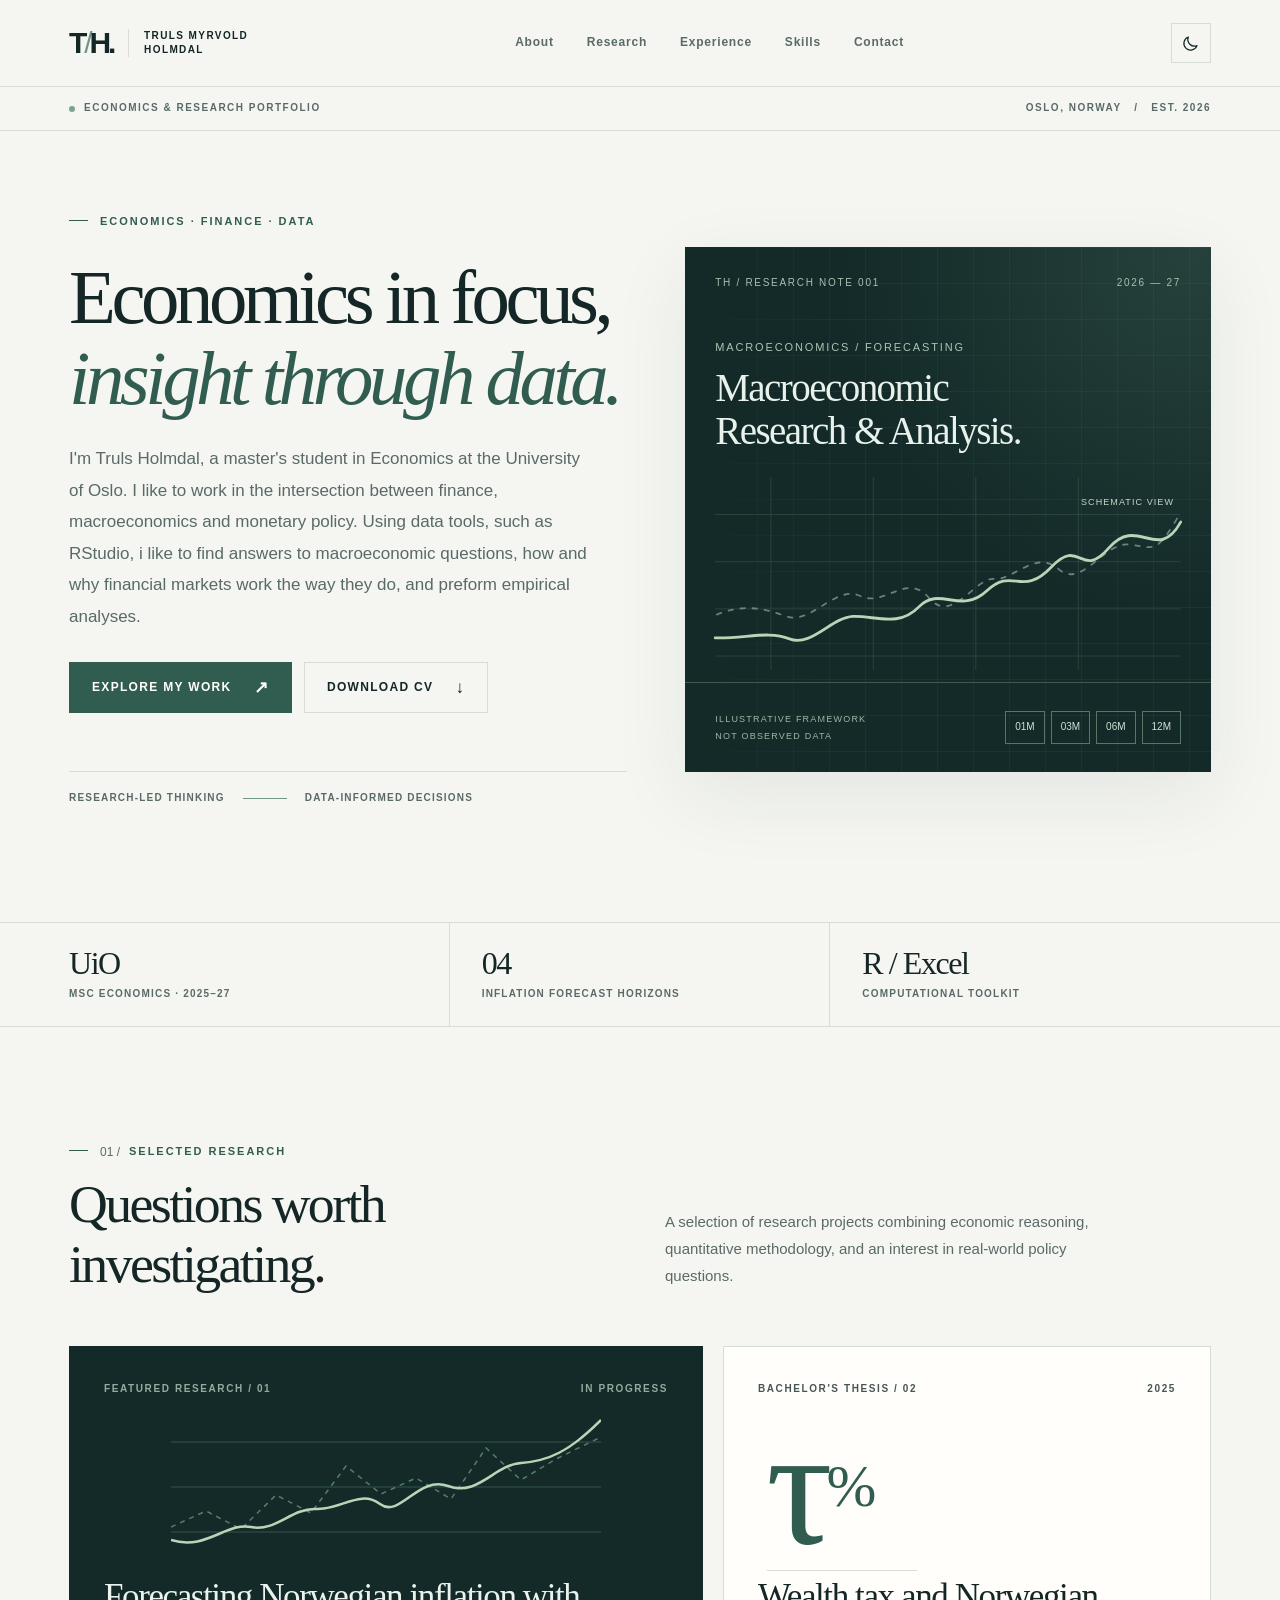
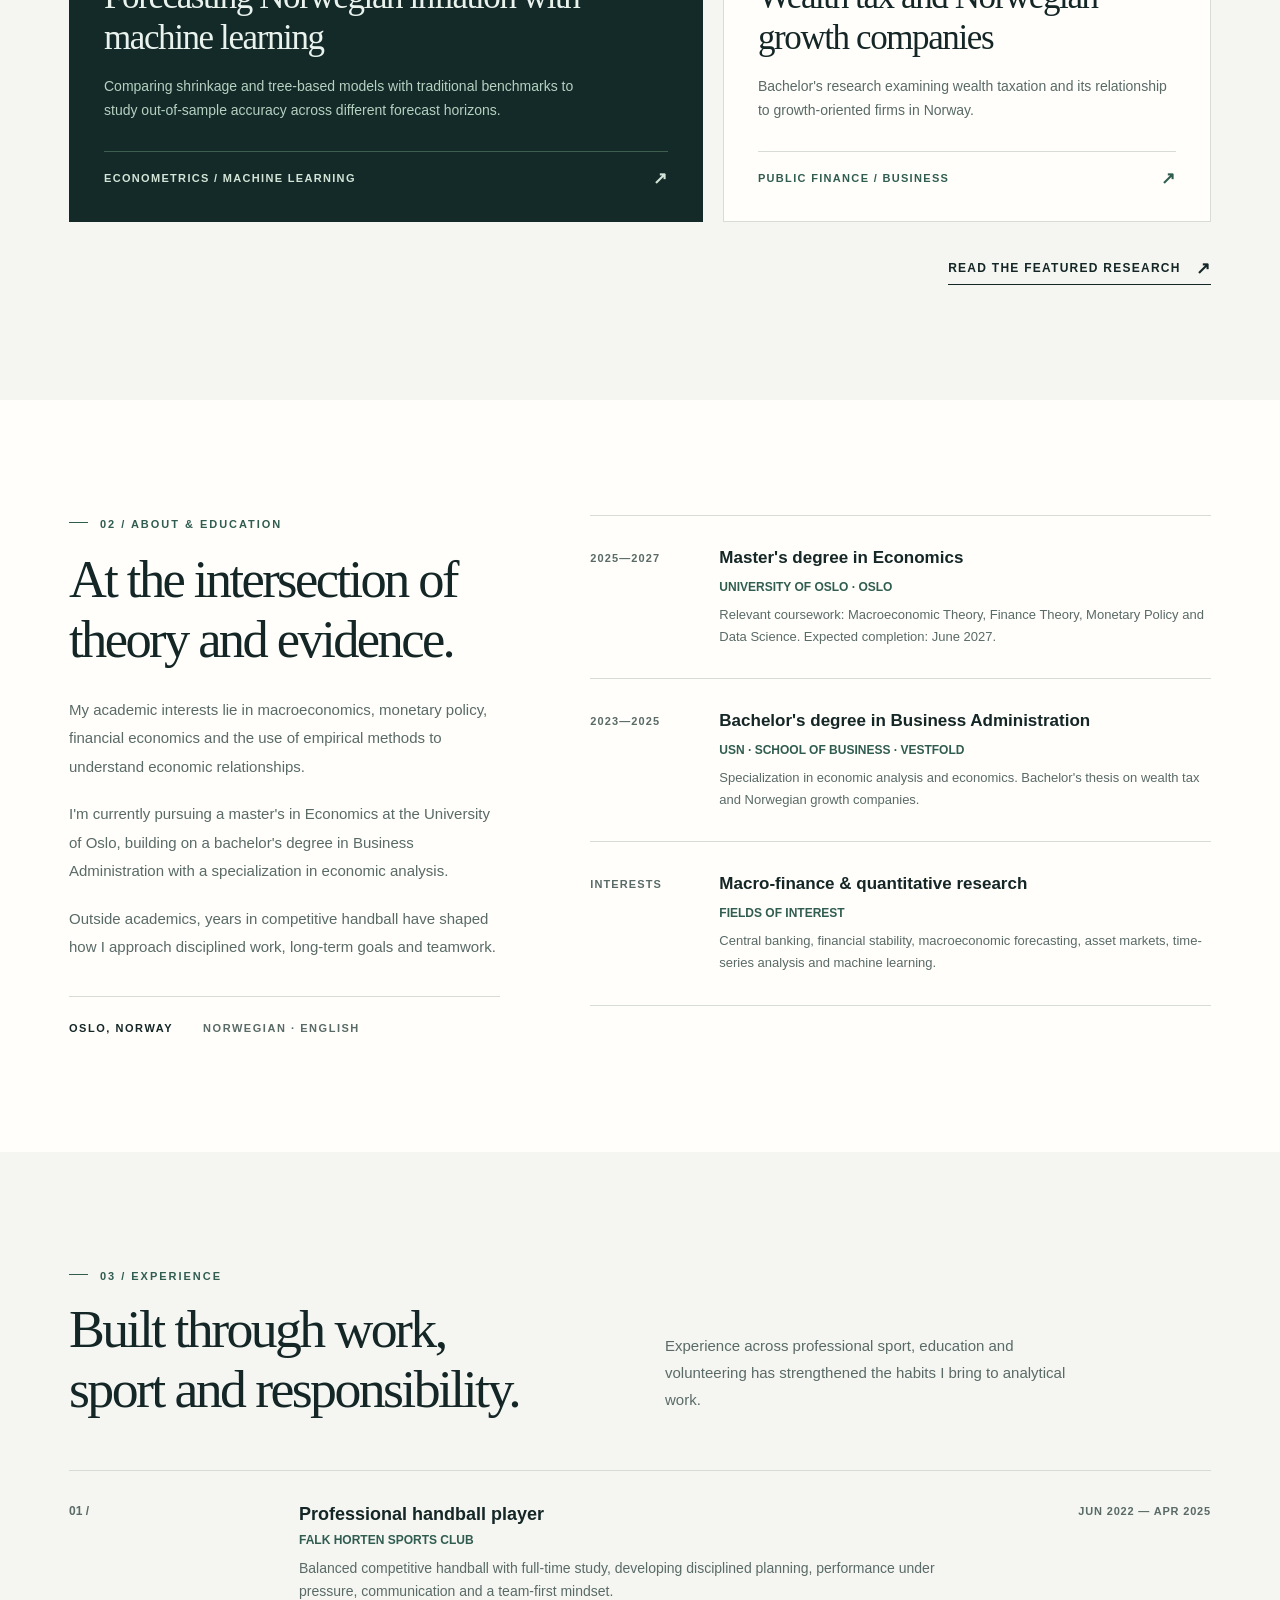
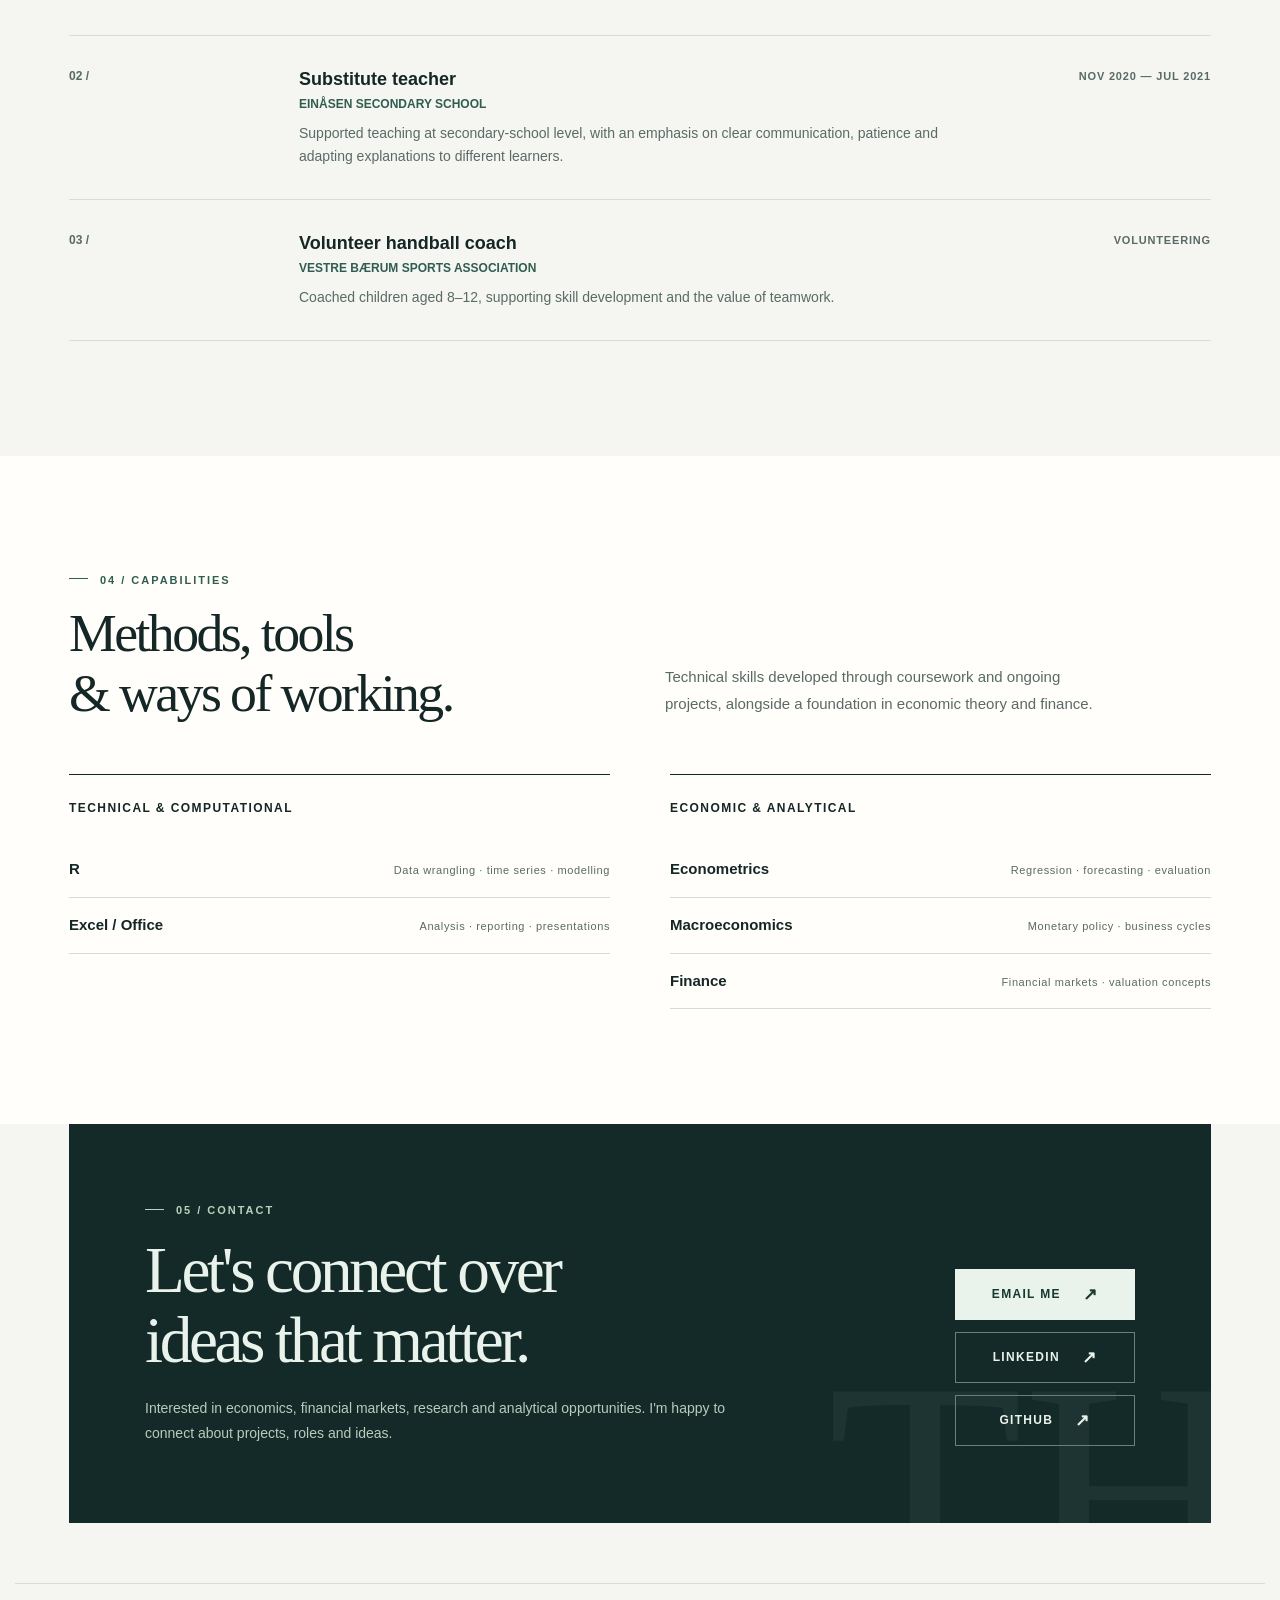
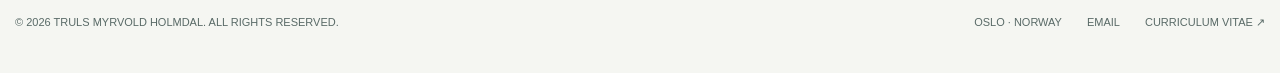
<file: index.html>
<!doctype html>
<html lang="en">
<head>
  <meta charset="UTF-8"><meta name="viewport" content="width=device-width,initial-scale=1">
  <meta name="theme-color" content="#f5f6f2">
  <meta name="description" content="Truls Myrvold Holmdal — Economics master's student at the University of Oslo. Exploring macroeconomics, monetary policy, financial economics, econometrics, and forecasting research.">
  <meta property="og:type" content="website"><meta property="og:title" content="Truls Holmdal | Economics & Quantitative Research"><meta property="og:description" content="A portfolio of economic research, quantitative projects, experience and professional background.">
  <title>Truls Holmdal — Economics & Quantitative Research</title>
  <link rel="icon" href="assets/favicon.svg" type="image/svg+xml"><link rel="stylesheet" href="assets/styles.css">
  <script src="assets/profile.js" defer></script><script src="assets/app.js" defer></script>
</head>
<body>
<a class="skip-link" href="#main">Skip to main content</a>
<header class="site-header"><div class="container header-inner">
  <a href="index.html" class="brand" aria-label="Truls Holmdal home"><span class="brand-mark">T<span>/</span>H.</span><span class="brand-rule"></span><span class="brand-name">TRULS MYRVOLD<br>HOLMDAL</span></a>
  <nav class="navigation" id="site-nav" aria-label="Main navigation" data-navigation><a href="#about">About</a><a href="#work">Research</a><a href="#experience">Experience</a><a href="#skills">Skills</a><a href="#contact">Contact</a></nav>
  <div class="nav-actions"><button class="theme-toggle" type="button" data-theme-toggle aria-label="Switch to dark mode"><svg class="icon-moon" viewBox="0 0 24 24" aria-hidden="true"><path d="M20 15.5A8.8 8.8 0 0 1 8.5 4 9 9 0 1 0 20 15.5Z"/></svg><svg class="icon-sun" viewBox="0 0 24 24" aria-hidden="true"><circle cx="12" cy="12" r="4"/><path d="M12 2v2m0 16v2M4.93 4.93l1.41 1.41m11.32 11.32 1.41 1.41M2 12h2m16 0h2M4.93 19.07l1.41-1.41M17.66 6.34l1.41-1.41"/></svg></button><button class="menu-toggle" type="button" data-menu-toggle aria-controls="site-nav" aria-expanded="false" aria-label="Open navigation menu"><svg viewBox="0 0 24 24" aria-hidden="true"><path d="M4 8h16M4 16h16"/></svg></button></div>
</div></header>
<main id="main">
<div class="site-topline"><div class="container topline-inner"><span><i class="topline-dot"></i>ECONOMICS &amp; RESEARCH PORTFOLIO</span><span>OSLO, NORWAY &nbsp; / &nbsp; EST. 2026</span></div></div>
<section class="hero"><div class="container hero-layout">
  <div class="hero-content reveal"><div class="eyebrow">ECONOMICS · FINANCE · DATA</div><h1>Economics in focus,<br><em> insight through data.</em></h1><p class="hero-copy">I'm Truls Holmdal, a master's student in Economics at the University of Oslo. I like to work in the intersection between finance, macroeconomics and monetary policy. Using data tools, such as RStudio, i like to find answers to macroeconomic questions, how and why financial markets work the way they do, and preform empirical analyses.</p><div class="hero-actions"><a class="button" href="#work">Explore my work <span class="arrow" aria-hidden="true">↗</span></a><a class="button button-outline" href="assets/Truls_Holmdal_Public_CV.pdf" download>Download CV <span class="arrow" aria-hidden="true">↓</span></a></div><div class="hero-bottom"><span>RESEARCH-LED THINKING</span><span class="line"></span><span>DATA-INFORMED DECISIONS</span></div></div>
  <div class="visual-card reveal" aria-label="Decorative illustration of a quantitative research framework, not actual research results"><div class="visual-noise"></div><div class="visual-top"><span class="visual-index">TH / RESEARCH NOTE 001</span><span class="visual-index">2026 — 27</span></div><div class="visual-center"><span class="visual-label">MACROECONOMICS / FORECASTING</span><div class="visual-title">Macroeconomic<br>Research & Analysis.</div><div class="visual-plot"><span class="plot-tag">SCHEMATIC VIEW</span><svg viewBox="0 0 500 180" preserveAspectRatio="none" role="img" aria-label="Abstract, illustrative time-series lines"><g class="chart-grid"><line x1="0" y1="35" x2="500" y2="35"/><line x1="0" y1="79" x2="500" y2="79"/><line x1="0" y1="123" x2="500" y2="123"/><line x1="0" y1="167" x2="500" y2="167"/><line x1="60" y1="0" x2="60" y2="180"/><line x1="170" y1="0" x2="170" y2="180"/><line x1="280" y1="0" x2="280" y2="180"/><line x1="390" y1="0" x2="390" y2="180"/></g><path class="chart-line chart-line-secondary" d="M0 129 C30 118 51 122 77 130 S130 100 156 111 S206 88 230 113 S280 93 300 95 S344 67 369 86 S417 60 445 63 S473 73 500 33"/><path class="chart-line" d="M0 150 C32 151 57 143 80 151 S125 131 148 130 S197 141 219 121 S264 129 292 106 S329 113 361 84 S392 97 423 66 S475 81 500 42"/></svg></div></div><div class="visual-end"><span class="visual-foot">ILLUSTRATIVE FRAMEWORK<br>NOT OBSERVED DATA</span><div class="visual-quarters"><span>01M</span><span>03M</span><span>06M</span><span>12M</span></div></div></div>
</div></section>
<section class="at-a-glance"><div class="container glance-grid"><div class="glance"><div class="glance-number">UiO</div><div class="glance-desc">MSc Economics · 2025–27</div></div><div class="glance"><div class="glance-number">04</div><div class="glance-desc">Inflation forecast horizons</div></div><div class="glance"><div class="glance-number">R / Excel</div><div class="glance-desc">Computational toolkit</div></div></div></section>
<section class="section" id="work"><div class="container"><div class="section-heading reveal"><div><div class="eyebrow"><span class="number">01 /</span>SELECTED RESEARCH</div><h2>Questions worth<br>investigating.</h2></div><p>A selection of research projects combining economic reasoning, quantitative methodology, and an interest in real-world policy questions.</p></div><div class="projects-grid">
  <a class="project-card project-card--feature reveal" href="projects/inflation-forecasting.html"><div class="card-meta"><span>FEATURED RESEARCH / 01</span><span>IN PROGRESS</span></div><div class="card-visual"><svg class="mini-plot" viewBox="0 0 430 180" aria-hidden="true"><g opacity=".7"><line x1="0" y1="45" x2="430" y2="45"/><line x1="0" y1="90" x2="430" y2="90"/><line x1="0" y1="135" x2="430" y2="135"/></g><path class="ghost" d="M0 130 35 114 70 132 105 98 140 116 175 69 210 97 245 81 280 102 315 51 350 83 385 62 430 40"/><path d="M0 143 C35 154 55 125 80 130 S120 111 145 112 S189 92 209 107 S247 78 277 89 S323 68 350 66 S398 55 430 23"/></svg></div><div><h3>Forecasting Norwegian inflation with machine learning</h3><p>Comparing shrinkage and tree-based models with traditional benchmarks to study out-of-sample accuracy across different forecast horizons.</p><div class="project-bottom"><span>ECONOMETRICS / MACHINE LEARNING</span><span class="arrow" aria-hidden="true">↗</span></div></div></a>
  <a class="project-card reveal" href="projects/wealth-tax.html"><div class="card-meta"><span>BACHELOR'S THESIS / 02</span><span>2025</span></div><div class="card-visual tax-visual" aria-hidden="true">τ<span style="font-size:.36em;letter-spacing:0;vertical-align:middle;margin-left:12px">%</span></div><div><h3>Wealth tax and Norwegian growth companies</h3><p>Bachelor's research examining wealth taxation and its relationship to growth-oriented firms in Norway.</p><div class="project-bottom"><span>PUBLIC FINANCE / BUSINESS</span><span class="arrow" aria-hidden="true">↗</span></div></div></a>
</div><div class="section-after"><a class="text-link" href="projects/inflation-forecasting.html">Read the featured research <span class="arrow" aria-hidden="true">↗</span></a></div></div></section>
<section class="section section-alt" id="about"><div class="container about-grid"><div class="about-copy reveal"><div class="eyebrow">02 / ABOUT & EDUCATION</div><h2>At the intersection of theory and evidence.</h2><p>My academic interests lie in macroeconomics, monetary policy, financial economics and the use of empirical methods to understand economic relationships.</p><p>I'm currently pursuing a master's in Economics at the University of Oslo, building on a bachelor's degree in Business Administration with a specialization in economic analysis.</p><p>Outside academics, years in competitive handball have shaped how I approach disciplined work, long-term goals and teamwork.</p><div class="about-aside"><span>Oslo, Norway</span><span class="muted">Norwegian · English</span></div></div><div class="credentials reveal"><div class="credential"><div class="credential-date">2025—2027</div><div><h3>Master's degree in Economics</h3><p class="institution">UNIVERSITY OF OSLO · OSLO</p><p>Relevant coursework: Macroeconomic Theory, Finance Theory, Monetary Policy and Data Science. Expected completion: June 2027.</p></div></div><div class="credential"><div class="credential-date">2023—2025</div><div><h3>Bachelor's degree in Business Administration</h3><p class="institution">USN · SCHOOL OF BUSINESS · VESTFOLD</p><p>Specialization in economic analysis and economics. Bachelor's thesis on wealth tax and Norwegian growth companies.</p></div></div><div class="credential"><div class="credential-date">INTERESTS</div><div><h3>Macro-finance & quantitative research</h3><p class="institution">FIELDS OF INTEREST</p><p>Central banking, financial stability, macroeconomic forecasting, asset markets, time-series analysis and machine learning.</p></div></div></div></div></section>
<section class="section" id="experience"><div class="container"><div class="section-heading reveal"><div><div class="eyebrow">03 / EXPERIENCE</div><h2>Built through work,<br>sport and responsibility.</h2></div><p>Experience across professional sport, education and volunteering has strengthened the habits I bring to analytical work.</p></div><div class="experience-list"><div class="experience-row reveal"><div class="experience-index">01 /</div><div><h3>Professional handball player</h3><div class="role">FALK HORTEN SPORTS CLUB</div><p>Balanced competitive handball with full-time study, developing disciplined planning, performance under pressure, communication and a team-first mindset.</p></div><div class="period">JUN 2022 — APR 2025</div></div><div class="experience-row reveal"><div class="experience-index">02 /</div><div><h3>Substitute teacher</h3><div class="role">EINÅSEN SECONDARY SCHOOL</div><p>Supported teaching at secondary-school level, with an emphasis on clear communication, patience and adapting explanations to different learners.</p></div><div class="period">NOV 2020 — JUL 2021</div></div><div class="experience-row reveal"><div class="experience-index">03 /</div><div><h3>Volunteer handball coach</h3><div class="role">VESTRE BÆRUM SPORTS ASSOCIATION</div><p>Coached children aged 8–12, supporting skill development and the value of teamwork.</p></div><div class="period">VOLUNTEERING</div></div></div></div></section>
<section class="section section-alt" id="skills"><div class="container"><div class="section-heading reveal"><div><div class="eyebrow">04 / CAPABILITIES</div><h2>Methods, tools<br>& ways of working.</h2></div><p>Technical skills developed through coursework and ongoing projects, alongside a foundation in economic theory and finance.</p></div><div class="skills-wrap reveal"><div class="skill-column"><h3>Technical & computational</h3><div class="skill-row"><span>R</span><small>Data wrangling · time series · modelling</small></div><div class="skill-row"><span>Excel / Office</span><small>Analysis · reporting · presentations</small></div></div><div class="skill-column"><h3>Economic & analytical</h3><div class="skill-row"><span>Econometrics</span><small>Regression · forecasting · evaluation</small></div><div class="skill-row"><span>Macroeconomics</span><small>Monetary policy · business cycles</small></div><div class="skill-row"><span>Finance</span><small>Financial markets · valuation concepts</small></div></div></div></div></section>
<section class="contact-section" id="contact"><div class="container"><div class="contact-panel reveal"><div><div class="eyebrow">05 / CONTACT</div><h2>Let's connect over<br>ideas that matter.</h2><p>Interested in economics, financial markets, research and analytical opportunities. I'm happy to connect about projects, roles and ideas.</p></div><div class="contact-actions"><a class="button button-light" href="mailto:truls.holmdal@gmail.com">Email me <span class="arrow" aria-hidden="true">↗</span></a><a class="button button-outline social-link" data-profile-link="linkedin" hidden href="#" style="color:#e9f3eb;border-color:#658375">LinkedIn <span class="arrow" aria-hidden="true">↗</span></a><a class="button button-outline social-link" data-profile-link="github" hidden href="#" style="color:#e9f3eb;border-color:#658375">GitHub <span class="arrow" aria-hidden="true">↗</span></a></div></div></div></section>
</main><footer class="site-footer"><div class="container footer-inner"><span>© <span data-year>2026</span> TRULS MYRVOLD HOLMDAL. ALL RIGHTS RESERVED.</span><span class="footer-right"><span>OSLO · NORWAY</span><a href="mailto:truls.holmdal@gmail.com">EMAIL</a><a href="assets/Truls_Holmdal_Public_CV.pdf">CURRICULUM VITAE ↗</a></span></div></footer>
</body></html>
</file>
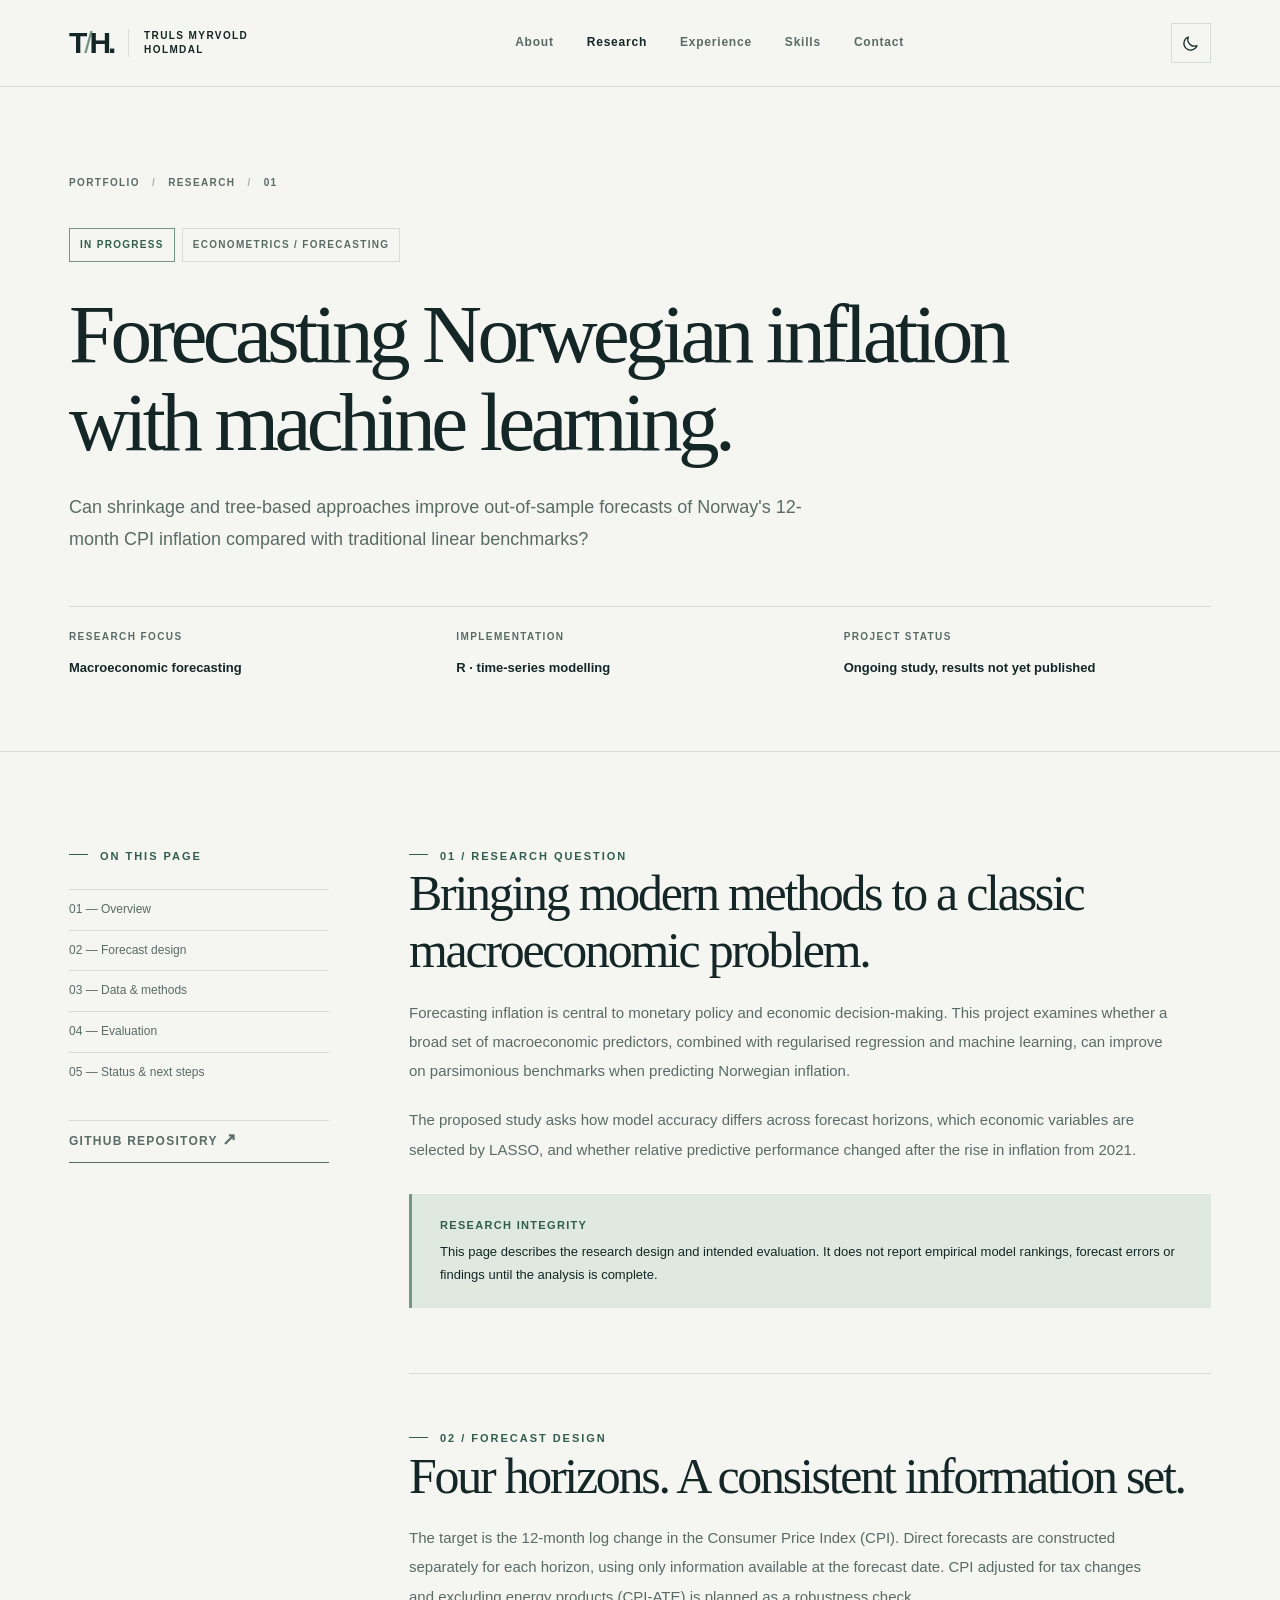
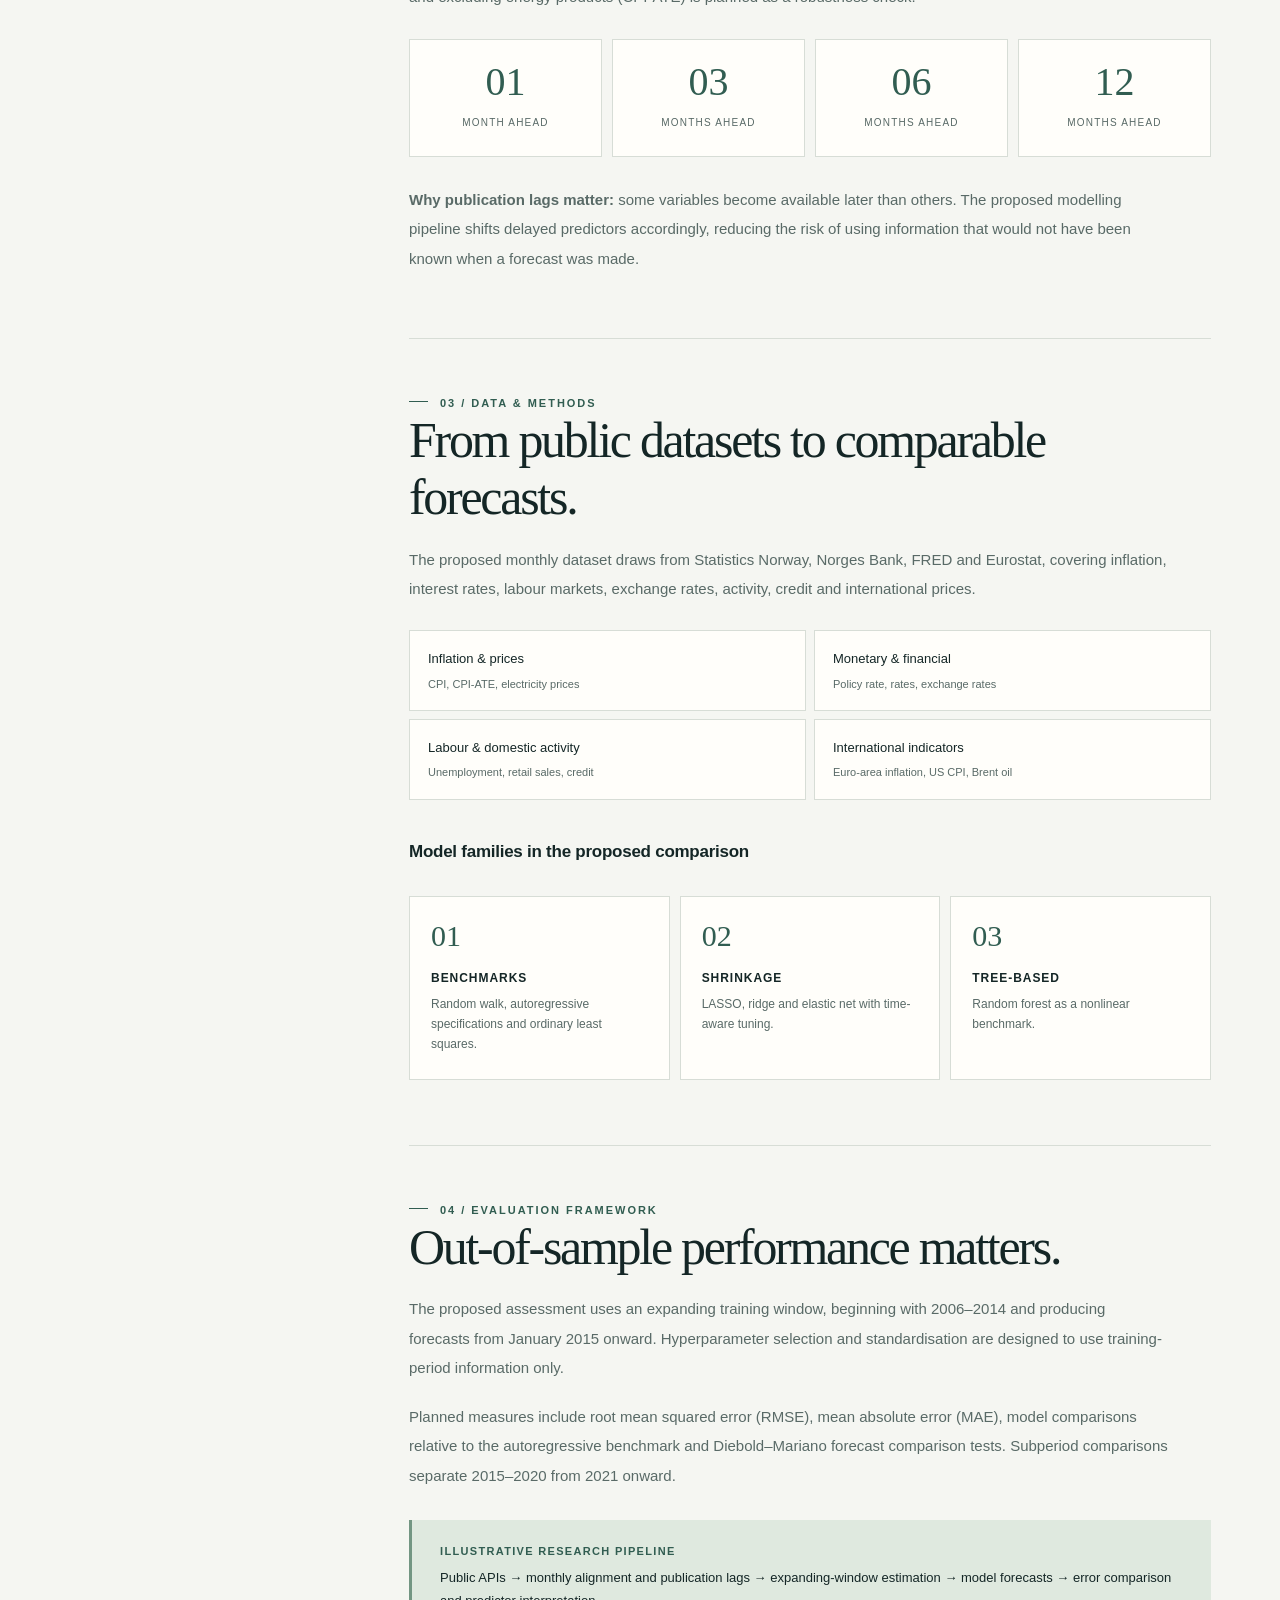
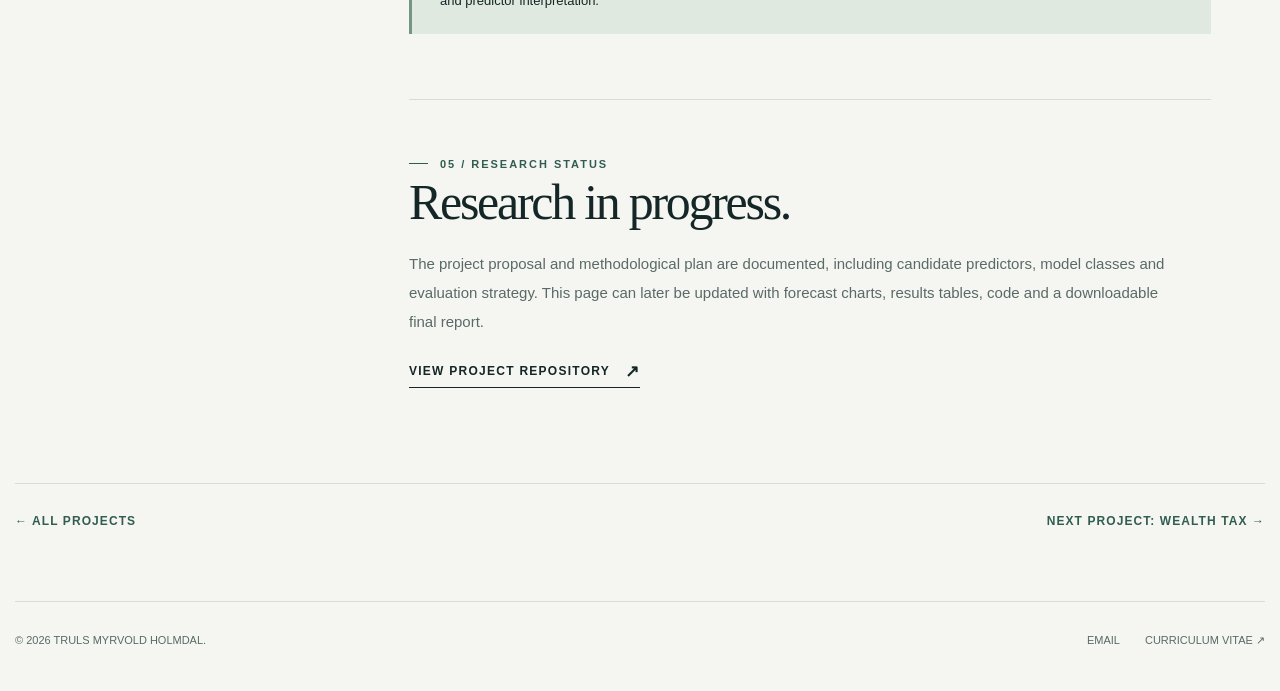
<file: projects/inflation-forecasting.html>
<!doctype html>
<html lang="en"><head><meta charset="UTF-8"><meta name="viewport" content="width=device-width,initial-scale=1"><meta name="description" content="An ongoing research project comparing machine-learning and linear models for forecasting Norwegian CPI inflation at multiple horizons."><meta name="theme-color" content="#f5f6f2"><title>Inflation Forecasting Research — Truls Holmdal</title><link rel="icon" href="../assets/favicon.svg" type="image/svg+xml"><link rel="stylesheet" href="../assets/styles.css"><script src="../assets/profile.js" defer></script><script src="../assets/app.js" defer></script></head>
<body><a class="skip-link" href="#main">Skip to main content</a>
<header class="site-header"><div class="container header-inner"><a href="../index.html" class="brand" aria-label="Truls Holmdal home"><span class="brand-mark">T<span>/</span>H.</span><span class="brand-rule"></span><span class="brand-name">TRULS MYRVOLD<br>HOLMDAL</span></a><nav class="navigation" id="site-nav" aria-label="Main navigation" data-navigation><a href="../index.html#about">About</a><a href="../index.html#work" aria-current="page">Research</a><a href="../index.html#experience">Experience</a><a href="../index.html#skills">Skills</a><a href="../index.html#contact">Contact</a></nav><div class="nav-actions"><button class="theme-toggle" type="button" data-theme-toggle aria-label="Switch to dark mode"><svg class="icon-moon" viewBox="0 0 24 24" aria-hidden="true"><path d="M20 15.5A8.8 8.8 0 0 1 8.5 4 9 9 0 1 0 20 15.5Z"/></svg><svg class="icon-sun" viewBox="0 0 24 24" aria-hidden="true"><circle cx="12" cy="12" r="4"/><path d="M12 2v2m0 16v2M4.93 4.93l1.41 1.41m11.32 11.32 1.41 1.41M2 12h2m16 0h2M4.93 19.07l1.41-1.41M17.66 6.34l1.41-1.41"/></svg></button><button class="menu-toggle" type="button" data-menu-toggle aria-controls="site-nav" aria-expanded="false" aria-label="Open navigation menu"><svg viewBox="0 0 24 24" aria-hidden="true"><path d="M4 8h16M4 16h16"/></svg></button></div></div></header>
<main id="main"><div class="detail-hero"><div class="container"><div class="breadcrumb"><a href="../index.html">Portfolio</a><span class="breadcrumb-separator">/</span><a href="../index.html#work">Research</a><span class="breadcrumb-separator">/</span><span>01</span></div><div style="margin-top:36px"><span class="tag tag-accent">In progress</span><span class="tag" style="margin-left:7px">Econometrics / forecasting</span></div><h1>Forecasting Norwegian inflation with machine learning.</h1><p class="detail-intro">Can shrinkage and tree-based approaches improve out-of-sample forecasts of Norway's 12-month CPI inflation compared with traditional linear benchmarks?</p><div class="detail-meta"><div><span>Research focus</span><strong>Macroeconomic forecasting</strong></div><div><span>Implementation</span><strong>R · time-series modelling</strong></div><div><span>Project status</span><strong>Ongoing study, results not yet published</strong></div></div></div></div>
<div class="detail-section"><div class="container detail-layout"><aside class="detail-sidebar"><div class="eyebrow">ON THIS PAGE</div><a href="#overview">01 — Overview</a><a href="#design">02 — Forecast design</a><a href="#data">03 — Data & methods</a><a href="#evaluation">04 — Evaluation</a><a href="#status">05 — Status & next steps</a><div style="margin-top:27px"><a class="text-link social-link" data-profile-link="inflationRepository" href="#" hidden>GitHub repository <span class="arrow">↗</span></a></div></aside><div class="detail-body">
<section id="overview"><div class="eyebrow">01 / RESEARCH QUESTION</div><h2>Bringing modern methods to a classic macroeconomic problem.</h2><p>Forecasting inflation is central to monetary policy and economic decision-making. This project examines whether a broad set of macroeconomic predictors, combined with regularised regression and machine learning, can improve on parsimonious benchmarks when predicting Norwegian inflation.</p><p>The proposed study asks how model accuracy differs across forecast horizons, which economic variables are selected by LASSO, and whether relative predictive performance changed after the rise in inflation from 2021.</p><div class="note-panel"><strong>Research integrity</strong><p>This page describes the research design and intended evaluation. It does not report empirical model rankings, forecast errors or findings until the analysis is complete.</p></div></section>
<section id="design"><div class="eyebrow">02 / FORECAST DESIGN</div><h2>Four horizons. A consistent information set.</h2><p>The target is the 12-month log change in the Consumer Price Index (CPI). Direct forecasts are constructed separately for each horizon, using only information available at the forecast date. CPI adjusted for tax changes and excluding energy products (CPI-ATE) is planned as a robustness check.</p><div class="horizon-grid"><div class="horizon"><strong>01</strong><span>Month ahead</span></div><div class="horizon"><strong>03</strong><span>Months ahead</span></div><div class="horizon"><strong>06</strong><span>Months ahead</span></div><div class="horizon"><strong>12</strong><span>Months ahead</span></div></div><p><strong>Why publication lags matter:</strong> some variables become available later than others. The proposed modelling pipeline shifts delayed predictors accordingly, reducing the risk of using information that would not have been known when a forecast was made.</p></section>
<section id="data"><div class="eyebrow">03 / DATA & METHODS</div><h2>From public datasets to comparable forecasts.</h2><p>The proposed monthly dataset draws from Statistics Norway, Norges Bank, FRED and Eurostat, covering inflation, interest rates, labour markets, exchange rates, activity, credit and international prices.</p><div class="data-list"><div>Inflation & prices<small>CPI, CPI-ATE, electricity prices</small></div><div>Monetary & financial<small>Policy rate, rates, exchange rates</small></div><div>Labour & domestic activity<small>Unemployment, retail sales, credit</small></div><div>International indicators<small>Euro-area inflation, US CPI, Brent oil</small></div></div><h3>Model families in the proposed comparison</h3><div class="process-grid"><div class="process-box"><div class="num">01</div><h4>Benchmarks</h4><p>Random walk, autoregressive specifications and ordinary least squares.</p></div><div class="process-box"><div class="num">02</div><h4>Shrinkage</h4><p>LASSO, ridge and elastic net with time-aware tuning.</p></div><div class="process-box"><div class="num">03</div><h4>Tree-based</h4><p>Random forest as a nonlinear benchmark.</p></div></div></section>
<section id="evaluation"><div class="eyebrow">04 / EVALUATION FRAMEWORK</div><h2>Out-of-sample performance matters.</h2><p>The proposed assessment uses an expanding training window, beginning with 2006–2014 and producing forecasts from January 2015 onward. Hyperparameter selection and standardisation are designed to use training-period information only.</p><p>Planned measures include root mean squared error (RMSE), mean absolute error (MAE), model comparisons relative to the autoregressive benchmark and Diebold–Mariano forecast comparison tests. Subperiod comparisons separate 2015–2020 from 2021 onward.</p><div class="note-panel"><strong>Illustrative research pipeline</strong><p>Public APIs → monthly alignment and publication lags → expanding-window estimation → model forecasts → error comparison and predictor interpretation.</p></div></section>
<section id="status"><div class="eyebrow">05 / RESEARCH STATUS</div><h2>Research in progress.</h2><p>The project proposal and methodological plan are documented, including candidate predictors, model classes and evaluation strategy. This page can later be updated with forecast charts, results tables, code and a downloadable final report.</p><a class="text-link social-link" data-profile-link="inflationRepository" href="#" hidden>View project repository <span class="arrow">↗</span></a></section>
</div></div></div>
<div class="container detail-nav"><a href="../index.html#work">← All projects</a><a href="wealth-tax.html">Next project: Wealth tax →</a></div></main><footer class="site-footer"><div class="container footer-inner"><span>© <span data-year>2026</span> TRULS MYRVOLD HOLMDAL.</span><span class="footer-right"><a href="mailto:truls.holmdal@gmail.com">EMAIL</a><a href="../assets/Truls_Holmdal_Public_CV.pdf">CURRICULUM VITAE ↗</a></span></div></footer></body></html>
</file>
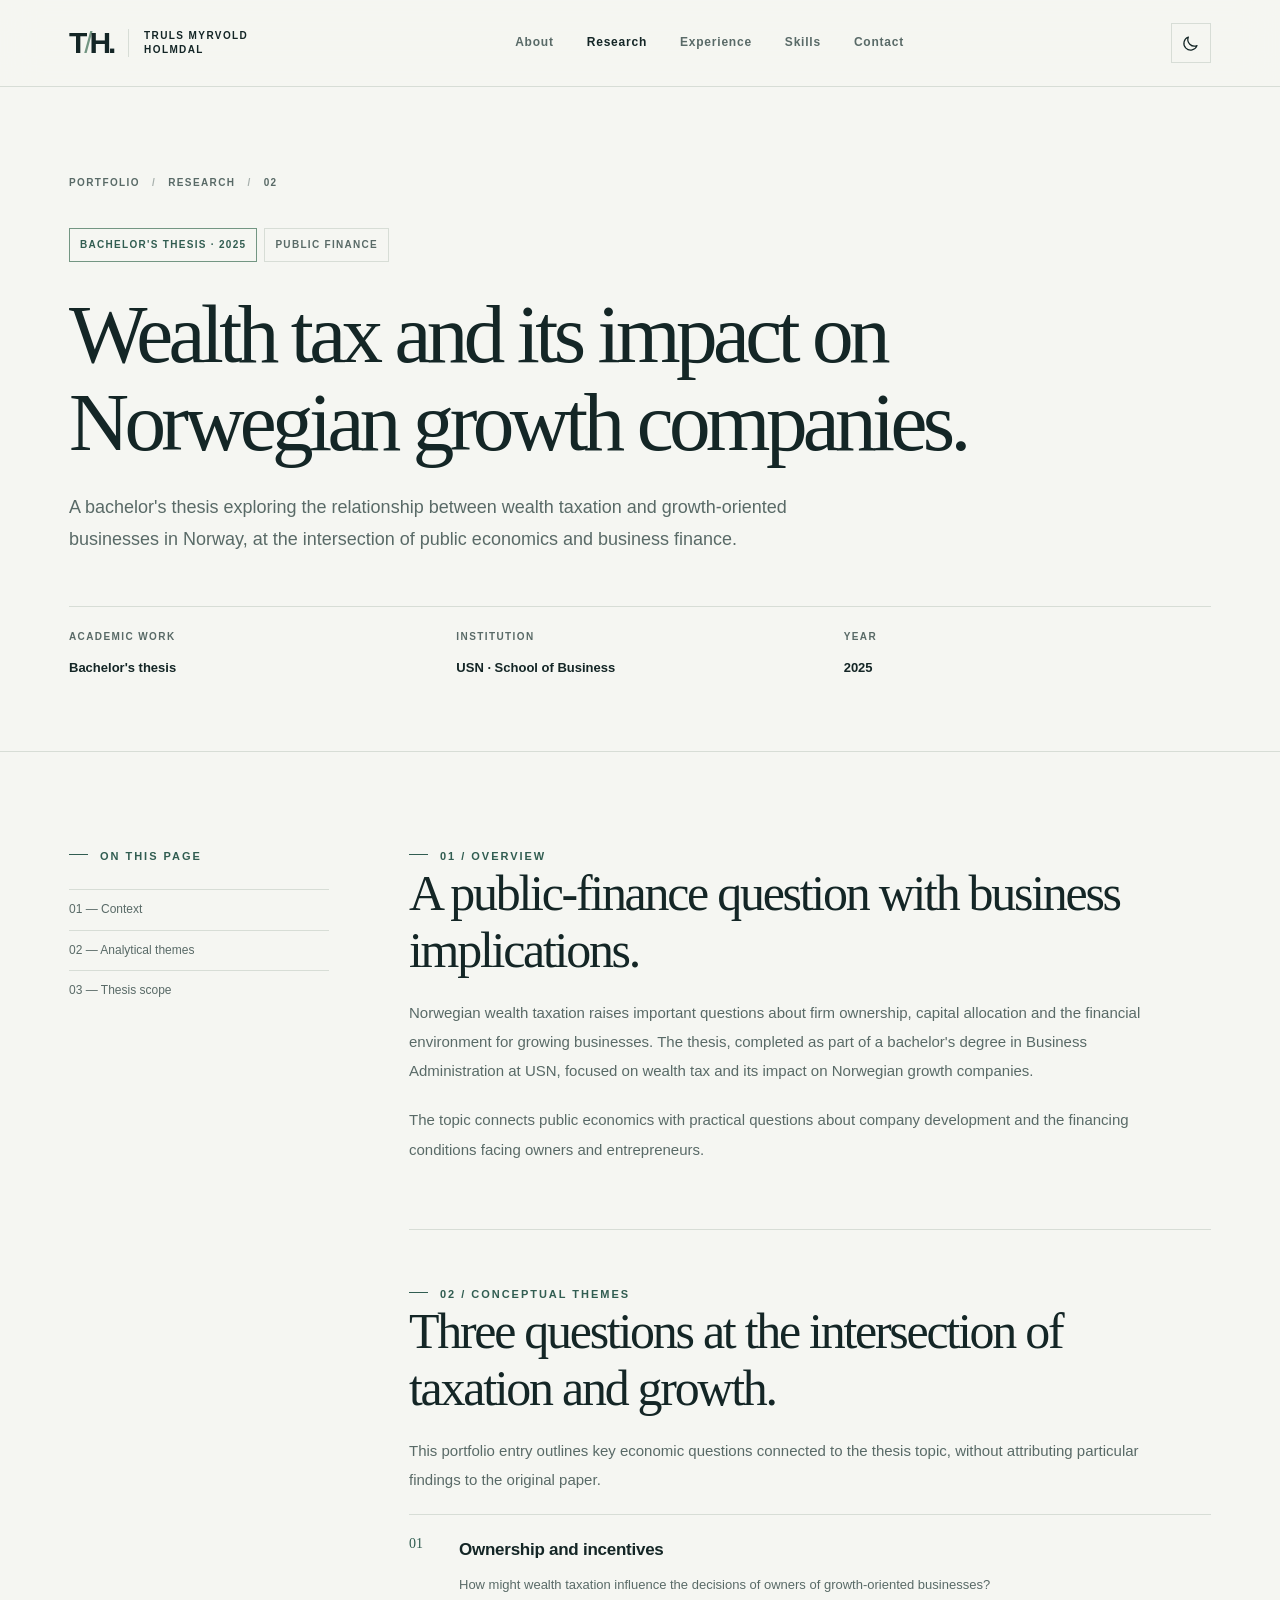
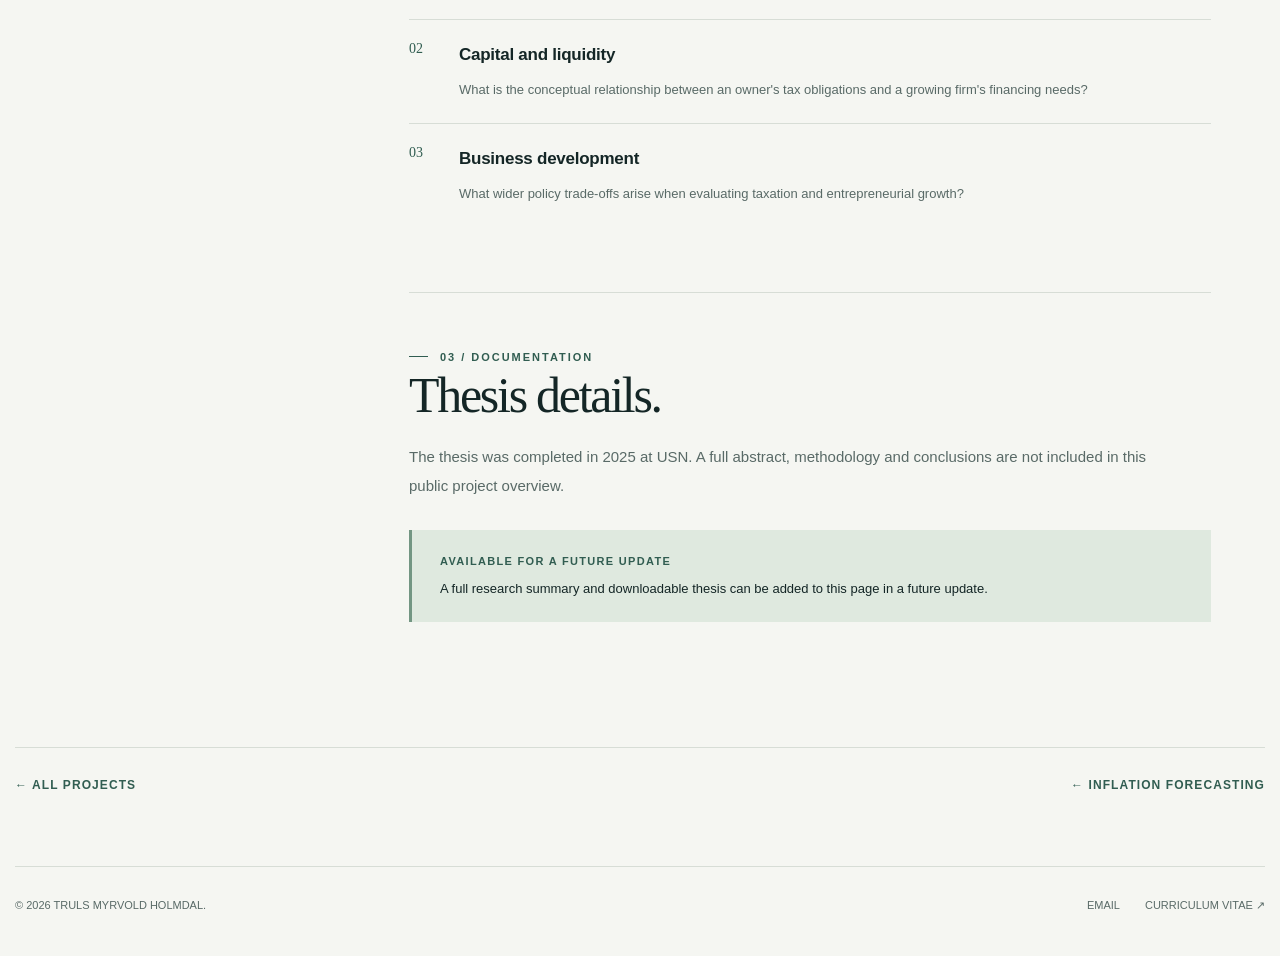
<file: projects/wealth-tax.html>
<!doctype html>
<html lang="en"><head><meta charset="UTF-8"><meta name="viewport" content="width=device-width,initial-scale=1"><meta name="description" content="Truls Holmdal's 2025 bachelor's thesis topic: wealth tax and its impact on Norwegian growth companies."><meta name="theme-color" content="#f5f6f2"><title>Wealth Tax and Growth Companies — Truls Holmdal</title><link rel="icon" href="../assets/favicon.svg" type="image/svg+xml"><link rel="stylesheet" href="../assets/styles.css"><script src="../assets/profile.js" defer></script><script src="../assets/app.js" defer></script></head>
<body><a class="skip-link" href="#main">Skip to main content</a><header class="site-header"><div class="container header-inner"><a href="../index.html" class="brand" aria-label="Truls Holmdal home"><span class="brand-mark">T<span>/</span>H.</span><span class="brand-rule"></span><span class="brand-name">TRULS MYRVOLD<br>HOLMDAL</span></a><nav class="navigation" id="site-nav" aria-label="Main navigation" data-navigation><a href="../index.html#about">About</a><a href="../index.html#work" aria-current="page">Research</a><a href="../index.html#experience">Experience</a><a href="../index.html#skills">Skills</a><a href="../index.html#contact">Contact</a></nav><div class="nav-actions"><button class="theme-toggle" type="button" data-theme-toggle aria-label="Switch to dark mode"><svg class="icon-moon" viewBox="0 0 24 24" aria-hidden="true"><path d="M20 15.5A8.8 8.8 0 0 1 8.5 4 9 9 0 1 0 20 15.5Z"/></svg><svg class="icon-sun" viewBox="0 0 24 24" aria-hidden="true"><circle cx="12" cy="12" r="4"/><path d="M12 2v2m0 16v2M4.93 4.93l1.41 1.41m11.32 11.32 1.41 1.41M2 12h2m16 0h2M4.93 19.07l1.41-1.41M17.66 6.34l1.41-1.41"/></svg></button><button class="menu-toggle" type="button" data-menu-toggle aria-controls="site-nav" aria-expanded="false" aria-label="Open navigation menu"><svg viewBox="0 0 24 24" aria-hidden="true"><path d="M4 8h16M4 16h16"/></svg></button></div></div></header>
<main id="main"><div class="detail-hero"><div class="container"><div class="breadcrumb"><a href="../index.html">Portfolio</a><span class="breadcrumb-separator">/</span><a href="../index.html#work">Research</a><span class="breadcrumb-separator">/</span><span>02</span></div><div style="margin-top:36px"><span class="tag tag-accent">Bachelor's thesis · 2025</span><span class="tag" style="margin-left:7px">Public finance</span></div><h1>Wealth tax and its impact on Norwegian growth companies.</h1><p class="detail-intro">A bachelor's thesis exploring the relationship between wealth taxation and growth-oriented businesses in Norway, at the intersection of public economics and business finance.</p><div class="detail-meta"><div><span>Academic work</span><strong>Bachelor's thesis</strong></div><div><span>Institution</span><strong>USN · School of Business</strong></div><div><span>Year</span><strong>2025</strong></div></div></div></div>
<div class="detail-section"><div class="container detail-layout"><aside class="detail-sidebar"><div class="eyebrow">ON THIS PAGE</div><a href="#context">01 — Context</a><a href="#themes">02 — Analytical themes</a><a href="#scope">03 — Thesis scope</a></aside><div class="detail-body"><section id="context"><div class="eyebrow">01 / OVERVIEW</div><h2>A public-finance question with business implications.</h2><p>Norwegian wealth taxation raises important questions about firm ownership, capital allocation and the financial environment for growing businesses. The thesis, completed as part of a bachelor's degree in Business Administration at USN, focused on wealth tax and its impact on Norwegian growth companies.</p><p>The topic connects public economics with practical questions about company development and the financing conditions facing owners and entrepreneurs.</p></section><section id="themes"><div class="eyebrow">02 / CONCEPTUAL THEMES</div><h2>Three questions at the intersection of taxation and growth.</h2><p>This portfolio entry outlines key economic questions connected to the thesis topic, without attributing particular findings to the original paper.</p><div class="topic-list"><div class="topic"><div><h3>Ownership and incentives</h3><p>How might wealth taxation influence the decisions of owners of growth-oriented businesses?</p></div></div><div class="topic"><div><h3>Capital and liquidity</h3><p>What is the conceptual relationship between an owner's tax obligations and a growing firm's financing needs?</p></div></div><div class="topic"><div><h3>Business development</h3><p>What wider policy trade-offs arise when evaluating taxation and entrepreneurial growth?</p></div></div></div></section><section id="scope"><div class="eyebrow">03 / DOCUMENTATION</div><h2>Thesis details.</h2><p>The thesis was completed in 2025 at USN. A full abstract, methodology and conclusions are not included in this public project overview.</p><div class="note-panel"><strong>Available for a future update</strong><p>A full research summary and downloadable thesis can be added to this page in a future update.</p></div></section></div></div></div><div class="container detail-nav"><a href="../index.html#work">← All projects</a><a href="inflation-forecasting.html">← Inflation forecasting</a></div></main><footer class="site-footer"><div class="container footer-inner"><span>© <span data-year>2026</span> TRULS MYRVOLD HOLMDAL.</span><span class="footer-right"><a href="mailto:truls.holmdal@gmail.com">EMAIL</a><a href="../assets/Truls_Holmdal_Public_CV.pdf">CURRICULUM VITAE ↗</a></span></div></footer></body></html>
</file>
<file: assets/styles.css>
/* Truls Myrvold Holmdal — portfolio. Standalone CSS, no build step required. */
:root{color-scheme:light;--bg:#f5f6f2;--surface:#fffefa;--surface-2:#ecefe9;--ink:#142626;--muted:#596a67;--rule:#d7ddd6;--accent:#315d51;--accent-2:#739683;--accent-light:#dfe9df;--deep:#132a28;--deep-2:#203c38;--shadow:0 24px 75px rgba(25,46,40,.075);--display:Georgia,'Times New Roman',serif;--body:'Helvetica Neue',Arial,Helvetica,sans-serif}
html[data-theme=dark]{color-scheme:dark;--bg:#101c1b;--surface:#182724;--surface-2:#1c322d;--ink:#ebf2ed;--muted:#a6b8b0;--rule:#30433c;--accent:#a7c9b2;--accent-2:#80ac97;--accent-light:#263e34;--deep:#0c1817;--deep-2:#233d35;--shadow:0 24px 75px rgba(0,0,0,.14)}
*{box-sizing:border-box}html{scroll-behavior:smooth;scroll-padding-top:100px}body{margin:0;background:var(--bg);color:var(--ink);font:16px/1.65 var(--body);-webkit-font-smoothing:antialiased}a{color:inherit;text-decoration:none}a:hover{text-decoration:none}button{font:inherit}::selection{background:#a8c9b7;color:#0c2521}img,svg{max-width:100%}button:focus-visible,a:focus-visible{outline:2px solid var(--accent-2);outline-offset:4px}.container{max-width:1250px;margin:0 auto;padding:0 54px}.skip-link{position:absolute;left:14px;top:-50px;z-index:1000;background:var(--ink);color:var(--bg);padding:9px 15px}.skip-link:focus{top:8px}.site-header{position:sticky;top:0;z-index:60;background:color-mix(in srgb,var(--bg) 93%,transparent);border-bottom:1px solid var(--rule);backdrop-filter:blur(18px)}.header-inner{display:flex;align-items:center;justify-content:space-between;min-height:86px;gap:24px}.brand{display:inline-flex;align-items:center;gap:15px;flex-shrink:0}.brand-mark{font-size:30px;font-weight:750;letter-spacing:-.105em;line-height:1}.brand-mark span{font-weight:400;color:var(--accent-2)}.brand-rule{height:28px;border-left:1px solid var(--rule)}.brand-name{font-size:10px;text-transform:uppercase;line-height:1.4;letter-spacing:.14em;font-weight:700}.navigation{display:flex;align-items:center;gap:33px}.navigation a{font-size:12px;font-weight:650;letter-spacing:.065em;color:var(--muted);transition:color .2s}.navigation a:hover,.navigation a[aria-current=page]{color:var(--ink)}.nav-actions{display:flex;align-items:center;gap:12px}.theme-toggle,.menu-toggle{border:1px solid var(--rule);background:transparent;color:var(--ink);width:40px;height:40px;display:grid;place-items:center;cursor:pointer;transition:background .2s,border-color .2s}.theme-toggle:hover,.menu-toggle:hover{background:var(--surface-2)}.theme-toggle svg,.menu-toggle svg{width:18px;height:18px;fill:none;stroke:currentColor;stroke-width:1.65;stroke-linecap:round;stroke-linejoin:round}.icon-sun{display:none}html[data-theme=dark] .icon-sun{display:block}html[data-theme=dark] .icon-moon{display:none}.menu-toggle{display:none}.button{display:inline-flex;align-items:center;justify-content:center;gap:22px;min-height:51px;padding:13px 22px;background:var(--accent);color:#fffefa;font-size:12px;text-transform:uppercase;letter-spacing:.11em;font-weight:750;border:1px solid var(--accent);transition:transform .2s,background .2s}.button:hover{transform:translateY(-2px);background:#1d4339;color:white}.button-outline{background:transparent;border-color:var(--rule);color:var(--ink)}.button-outline:hover{background:var(--surface-2);color:var(--ink)}.button-light{background:#e9f2eb;color:#15392e;border-color:#e9f2eb}.button-light:hover{background:#fff;color:#15392e}.arrow{font-size:17px;line-height:1;display:inline-block;transition:transform .2s}.button:hover .arrow,.text-link:hover .arrow,.project-card:hover .arrow{transform:translate(3px,-3px)}.text-link{display:inline-flex;align-items:center;gap:15px;padding-bottom:5px;border-bottom:1px solid currentColor;font-size:12px;text-transform:uppercase;font-weight:700;letter-spacing:.105em}.eyebrow{font-size:11px;text-transform:uppercase;font-weight:750;letter-spacing:.18em;color:var(--accent)}.eyebrow:before{content:'';display:inline-block;width:19px;height:1px;background:currentColor;vertical-align:middle;margin-right:12px;transform:translateY(-2px)}.muted{color:var(--muted)}.site-topline{border-bottom:1px solid var(--rule)}.topline-inner{min-height:43px;display:flex;align-items:center;justify-content:space-between;gap:16px;font-size:10px;font-weight:700;letter-spacing:.15em;color:var(--muted);text-transform:uppercase}.topline-dot{display:inline-block;width:6px;height:6px;background:#79a68c;border-radius:50%;margin-right:9px;vertical-align:middle}.hero{padding:81px 0 116px;position:relative}.hero-layout{display:grid;grid-template-columns:1.03fr .97fr;gap:58px;align-items:center}.hero h1{font:normal clamp(52px,6vw,87px)/1.05 var(--display);letter-spacing:-.058em;margin:28px 0 24px;max-width:720px}.hero h1 em{font-style:italic;color:var(--accent)}.hero-copy{font-size:17px;line-height:1.85;color:var(--muted);max-width:520px;margin:0 0 30px}.hero-actions{display:flex;flex-wrap:wrap;gap:12px}.hero-bottom{display:flex;align-items:center;gap:18px;margin-top:58px;border-top:1px solid var(--rule);padding-top:18px;font-size:10px;font-weight:700;color:var(--muted);letter-spacing:.12em;text-transform:uppercase}.hero-bottom .line{width:44px;height:1px;background:var(--accent-2)}.visual-card{background:var(--deep);color:#e8f1eb;min-height:525px;position:relative;overflow:hidden;box-shadow:var(--shadow);display:flex;flex-direction:column}.visual-card:before{content:'';position:absolute;inset:0;background:radial-gradient(ellipse at 97% 1%,rgba(131,179,153,.17),transparent 50%);pointer-events:none}.visual-noise{position:absolute;inset:0;background-image:linear-gradient(to right,rgba(209,236,221,.045) 1px,transparent 1px),linear-gradient(to bottom,rgba(209,236,221,.045) 1px,transparent 1px);background-size:36px 36px;mask-image:linear-gradient(90deg,transparent,black 25%,black 95%);pointer-events:none}.visual-top,.visual-end{display:flex;justify-content:space-between;align-items:flex-start;padding:28px 30px;z-index:1;position:relative}.visual-index{font-size:10px;letter-spacing:.17em;text-transform:uppercase;color:#a4c1b0}.visual-center{flex:1;position:relative;display:flex;flex-direction:column;justify-content:center;padding:18px 30px 0;z-index:1}.visual-label{font-size:11px;letter-spacing:.17em;text-transform:uppercase;color:#a9c5b4}.visual-title{font:normal 39px/1.12 var(--display);letter-spacing:-.04em;max-width:360px;margin:10px 0 24px}.visual-plot{position:relative;height:205px;padding-bottom:12px}.visual-plot svg{width:100%;height:100%;overflow:visible}.chart-grid{stroke:#456057;stroke-width:.8;opacity:.58}.chart-line{fill:none;stroke:#b9d5b7;stroke-width:2.7;stroke-linecap:round;stroke-linejoin:round;stroke-dasharray:700;stroke-dashoffset:700;animation:draw 2.2s ease-out .45s forwards}.chart-line-secondary{stroke:#80a49a;stroke-width:1.7;opacity:.74;stroke-dasharray:5 8;animation:none}.plot-tag{position:absolute;top:18px;right:7px;font-size:9px;letter-spacing:.12em;color:#c3d7ca;text-transform:uppercase}.visual-end{border-top:1px solid #3d5c51;align-items:center}.visual-foot{font-size:9px;line-height:1.8;text-transform:uppercase;letter-spacing:.135em;color:#9db7a8}.visual-quarters{display:flex;gap:6px}.visual-quarters span{border:1px solid #567768;padding:7px 9px;font-size:10px;color:#cce2d4}.at-a-glance{border-top:1px solid var(--rule);border-bottom:1px solid var(--rule);margin-top:-1px}.glance-grid{display:grid;grid-template-columns:repeat(3,1fr)}.glance{padding:24px 32px;border-right:1px solid var(--rule)}.glance:first-child{padding-left:0}.glance:last-child{border-right:none}.glance-number{font:normal 32px/1 var(--display);letter-spacing:-.045em;margin-bottom:7px}.glance-desc{color:var(--muted);text-transform:uppercase;letter-spacing:.12em;font-size:10px;font-weight:700}.section{padding:115px 0}.section-alt{background:var(--surface)}.section-heading{display:grid;grid-template-columns:1fr 1fr;align-items:end;gap:50px;margin-bottom:51px}.section-heading h2{font:normal clamp(39px,4.2vw,61px)/1.12 var(--display);letter-spacing:-.048em;margin:14px 0 0;max-width:570px}.section-heading p{font-size:15px;color:var(--muted);max-width:430px;margin:0 0 6px;line-height:1.8}.section-heading .number{color:var(--muted);font:normal 12px var(--body);letter-spacing:0;vertical-align:middle;margin-right:9px}.projects-grid{display:grid;grid-template-columns:1.13fr .87fr;gap:20px}.project-card{position:relative;min-height:470px;padding:34px;display:flex;flex-direction:column;overflow:hidden;border:1px solid var(--rule);background:var(--surface);transition:transform .25s,box-shadow .25s,border-color .25s}.project-card:hover{transform:translateY(-4px);box-shadow:var(--shadow);border-color:var(--accent-2)}.project-card--feature{background:var(--deep);color:#e9f2ed;border-color:var(--deep)}.card-meta{display:flex;justify-content:space-between;gap:8px;font-size:10px;letter-spacing:.16em;text-transform:uppercase;font-weight:750;opacity:.78}.project-card--feature .card-meta{color:#b5d2bf}.card-visual{flex:1;display:flex;align-items:center;justify-content:center;min-height:172px}.mini-plot{width:80%;max-width:430px}.mini-plot path{fill:none;stroke:#b9d5b7;stroke-width:2.5}.mini-plot .ghost{stroke:#557d6c;stroke-dasharray:5 5;stroke-width:1.5}.mini-plot line{stroke:#42685a;stroke-width:1}.tax-visual{align-self:flex-start;font:normal clamp(105px,13vw,184px)/1 var(--display);color:var(--accent);letter-spacing:-.11em;padding-left:8px;position:relative}.tax-visual:after{content:'';position:absolute;height:1px;width:150px;background:var(--rule);left:9px;bottom:6px}.project-card h3{font:normal 35px/1.17 var(--display);letter-spacing:-.04em;margin:0 0 15px}.project-card p{font-size:14px;line-height:1.75;color:var(--muted);margin:0;max-width:480px}.project-card--feature p{color:#b6d0c1}.project-bottom{border-top:1px solid var(--rule);margin-top:28px;padding-top:17px;display:flex;justify-content:space-between;align-items:center;gap:10px;color:var(--accent);font-size:11px;font-weight:750;text-transform:uppercase;letter-spacing:.12em}.project-card--feature .project-bottom{border-color:#3e5e50;color:#d4e5d8}.section-after{margin-top:37px;display:flex;justify-content:flex-end}.about-grid{display:grid;grid-template-columns:.82fr 1.18fr;gap:90px}.about-copy h2{font:normal clamp(41px,4.1vw,60px)/1.15 var(--display);letter-spacing:-.049em;margin:16px 0 26px}.about-copy p{font-size:15px;line-height:1.9;color:var(--muted);margin:0 0 19px}.about-aside{border-top:1px solid var(--rule);padding-top:22px;margin-top:34px;display:flex;gap:30px;align-items:center}.about-aside span{font-size:11px;text-transform:uppercase;letter-spacing:.14em;font-weight:750}.credentials{border-top:1px solid var(--rule)}.credential{display:grid;grid-template-columns:105px 1fr;gap:24px;padding:30px 0;border-bottom:1px solid var(--rule)}.credential-date{font-size:11px;letter-spacing:.1em;color:var(--muted);padding-top:3px;font-weight:700}.credential h3{font-size:17px;line-height:1.45;margin:0 0 6px}.credential .institution{font-size:12px;color:var(--accent);font-weight:700;margin:0 0 7px}.credential p{font-size:13px;color:var(--muted);line-height:1.7;margin:0}.experience-list{border-top:1px solid var(--rule)}.experience-row{display:grid;grid-template-columns:200px 1fr 180px;gap:30px;border-bottom:1px solid var(--rule);padding:31px 0}.experience-row h3{font-size:18px;margin:0 0 3px;line-height:1.4}.experience-row .role{font-size:12px;color:var(--accent);font-weight:750}.experience-row p{font-size:14px;color:var(--muted);margin:7px 0 0;max-width:650px}.experience-row .period{font-size:11px;color:var(--muted);font-weight:700;letter-spacing:.075em;text-align:right}.experience-index{font-size:12px;color:var(--muted);font-weight:700}.skills-wrap{display:grid;grid-template-columns:1fr 1fr;gap:60px}.skill-column{border-top:1px solid var(--ink);padding-top:24px}.skill-column h3{font-size:12px;letter-spacing:.12em;text-transform:uppercase;margin:0 0 23px}.skill-row{display:flex;align-items:baseline;justify-content:space-between;gap:20px;padding:15px 0;border-bottom:1px solid var(--rule);font-size:15px;font-weight:650}.skill-row small{font-size:11px;letter-spacing:.055em;color:var(--muted);font-weight:500;text-align:right}.contact-section{padding:0 0 60px}.contact-panel{background:var(--deep);color:#e9f3eb;position:relative;overflow:hidden;padding:77px 76px;display:grid;grid-template-columns:1fr auto;align-items:end;gap:45px}.contact-panel:after{content:'TH';position:absolute;right:-43px;bottom:-130px;font:normal 320px/1 var(--display);opacity:.05;pointer-events:none}.contact-panel .eyebrow{color:#b4d5bd}.contact-panel h2{font:normal clamp(40px,5.1vw,74px)/1.08 var(--display);letter-spacing:-.052em;margin:15px 0 20px;max-width:760px}.contact-panel p{color:#b8ccbd;max-width:590px;line-height:1.8;font-size:14px;margin:0}.contact-actions{position:relative;z-index:2;display:flex;flex-direction:column;gap:12px;align-items:stretch;min-width:180px}.footer-inner{padding:29px 0 42px;display:flex;justify-content:space-between;gap:20px;border-top:1px solid var(--rule);font-size:11px;color:var(--muted)}.footer-right{display:flex;gap:25px;flex-wrap:wrap}.footer-right a:hover{color:var(--accent)}.tag{display:inline-block;font-size:10px;font-weight:750;letter-spacing:.13em;text-transform:uppercase;padding:8px 10px;border:1px solid var(--rule);color:var(--muted)}.tag-accent{color:var(--accent);border-color:var(--accent-2)}.detail-hero{padding:88px 0 70px;border-bottom:1px solid var(--rule)}.breadcrumb{display:flex;align-items:center;gap:12px;font-size:10px;text-transform:uppercase;letter-spacing:.14em;color:var(--muted);font-weight:700}.breadcrumb a:hover{color:var(--accent)}.breadcrumb-separator{opacity:.5}.detail-hero h1{font:normal clamp(49px,6.5vw,90px)/1.06 var(--display);letter-spacing:-.056em;margin:28px 0 26px;max-width:980px}.detail-intro{max-width:760px;color:var(--muted);font-size:18px;line-height:1.76;margin:0}.detail-meta{border-top:1px solid var(--rule);margin-top:50px;padding-top:22px;display:grid;grid-template-columns:repeat(3,1fr);gap:20px}.detail-meta span{display:block;font-size:10px;text-transform:uppercase;letter-spacing:.14em;color:var(--muted);font-weight:700;margin-bottom:9px}.detail-meta strong{font-size:13px;line-height:1.5;font-weight:700}.detail-section{padding:95px 0}.detail-layout{display:grid;grid-template-columns:260px 1fr;gap:80px}.detail-sidebar{font-size:12px}.detail-sidebar .eyebrow{margin-bottom:24px}.detail-sidebar a{display:block;color:var(--muted);padding:10px 0;border-top:1px solid var(--rule)}.detail-sidebar a:hover{color:var(--accent)}.detail-body h2{font:normal clamp(35px,3.9vw,50px)/1.15 var(--display);letter-spacing:-.045em;margin:0 0 18px}.detail-body h3{font-size:17px;letter-spacing:-.015em;margin:38px 0 12px}.detail-body p{font-size:15px;color:var(--muted);line-height:1.95;max-width:760px;margin:0 0 20px}.detail-body section+section{padding-top:55px;margin-top:65px;border-top:1px solid var(--rule)}.process-grid{display:grid;grid-template-columns:repeat(3,1fr);gap:10px;margin:30px 0}.process-box{background:var(--surface);border:1px solid var(--rule);padding:24px 21px;min-height:165px}.process-box .num{font:normal 30px/1 var(--display);color:var(--accent);margin-bottom:18px}.process-box h4{font-size:12px;text-transform:uppercase;letter-spacing:.08em;margin:0 0 7px}.process-box p{font-size:12px;line-height:1.65;margin:0}.horizon-grid{display:grid;grid-template-columns:repeat(4,1fr);gap:10px;margin:28px 0}.horizon{padding:22px 16px;background:var(--surface);border:1px solid var(--rule);text-align:center}.horizon strong{display:block;font:normal 40px/1 var(--display);color:var(--accent);margin-bottom:6px}.horizon span{font-size:10px;letter-spacing:.12em;text-transform:uppercase;color:var(--muted)}.data-list{display:grid;grid-template-columns:1fr 1fr;gap:8px;margin:27px 0}.data-list div{padding:17px 18px;background:var(--surface);border:1px solid var(--rule);font-size:13px}.data-list small{display:block;color:var(--muted);font-size:11px;margin-top:5px}.note-panel{border-left:3px solid var(--accent-2);background:var(--accent-light);padding:22px 28px;margin:30px 0}.note-panel strong{display:block;font-size:11px;letter-spacing:.12em;text-transform:uppercase;color:var(--accent);margin-bottom:7px}.note-panel p{margin:0;font-size:13px;color:var(--ink);line-height:1.75}.topic-list{counter-reset:topic}.topic{display:grid;grid-template-columns:35px 1fr;gap:15px;padding:21px 0;border-top:1px solid var(--rule)}.topic:before{counter-increment:topic;content:'0' counter(topic);font:normal 14px var(--display);color:var(--accent)}.topic h3{margin:0 0 8px}.topic p{margin:0;font-size:13px}.detail-nav{display:flex;justify-content:space-between;gap:20px;border-top:1px solid var(--rule);padding:28px 0 70px}.detail-nav a{font-size:12px;font-weight:750;letter-spacing:.09em;text-transform:uppercase;color:var(--accent)}.social-link[hidden]{display:none!important}.js .reveal{opacity:1;transform:none}.js .reveal.is-visible{animation:soft-enter .7s ease both}@keyframes soft-enter{from{opacity:.85;transform:translateY(12px)}to{opacity:1;transform:none}}@keyframes draw{to{stroke-dashoffset:0}}
@media (max-width:1050px){.container{padding:0 35px}.navigation{gap:18px}.hero-layout{gap:30px}.hero h1{font-size:clamp(49px,6.5vw,73px)}.visual-card{min-height:480px}.about-grid{gap:45px}.experience-row{grid-template-columns:75px 1fr 160px}.contact-panel{padding:60px 45px}}
@media(max-width:760px){.container{padding:0 23px}.header-inner{min-height:73px}.brand-name{font-size:9px}.brand-rule{height:25px}.menu-toggle{display:grid}.navigation{position:absolute;display:none;top:73px;left:0;right:0;background:var(--bg);padding:20px 23px 30px;border-bottom:1px solid var(--rule);box-shadow:var(--shadow);flex-direction:column;align-items:stretch;gap:0}.navigation.is-open{display:flex}.navigation a{padding:13px 0;font-size:13px;border-bottom:1px solid var(--rule)}.topline-inner{font-size:9px;min-height:37px}.topline-inner span:last-child{display:none}.hero{padding:55px 0 65px}.hero-layout,.section-heading,.about-grid,.skills-wrap,.detail-layout{grid-template-columns:1fr}.hero h1{font-size:clamp(50px,11.5vw,76px);margin:19px 0 22px}.hero-copy{font-size:15px}.hero-bottom{margin-top:34px}.visual-card{min-height:450px}.visual-title{font-size:34px}.glance{padding:17px 9px}.glance:first-child{padding-left:0}.glance-number{font-size:26px}.glance-desc{font-size:8px;line-height:1.6}.section{padding:75px 0}.section-heading{gap:20px;margin-bottom:32px}.section-heading h2{font-size:42px}.section-heading p{font-size:14px}.projects-grid{grid-template-columns:1fr}.project-card{min-height:425px;padding:27px}.project-card h3{font-size:31px}.tax-visual{font-size:150px}.about-grid{gap:35px}.experience-row{grid-template-columns:45px 1fr;gap:16px}.experience-row .period{grid-column:2;text-align:left;margin-top:-8px}.contact-section{padding-bottom:25px}.contact-panel{grid-template-columns:1fr;padding:48px 28px;gap:30px}.contact-panel h2{font-size:45px}.contact-actions{align-items:flex-start}.footer-inner{flex-direction:column;gap:14px}.detail-hero{padding:57px 0 52px}.detail-hero h1{font-size:clamp(44px,10vw,65px)}.detail-intro{font-size:15px}.detail-meta{grid-template-columns:1fr 1fr}.detail-section{padding:60px 0}.detail-sidebar{display:none}.detail-body h2{font-size:38px}.process-grid{grid-template-columns:1fr}.process-box{min-height:auto}.horizon-grid{gap:6px}.horizon{padding:18px 7px}.horizon strong{font-size:31px}.horizon span{font-size:9px}.data-list{grid-template-columns:1fr}}
@media(max-width:440px){.hero-actions{display:grid;grid-template-columns:1fr}.hero-actions .button{width:100%}.brand-name{display:none}.brand-rule{display:none}.visual-card{min-height:420px}.visual-top,.visual-end{padding:23px}.visual-center{padding-left:23px;padding-right:23px}.visual-quarters span{padding:5px;font-size:9px}.glance-desc{letter-spacing:.045em}.credential{grid-template-columns:75px 1fr;gap:12px}.detail-meta{grid-template-columns:1fr}.contact-panel h2{font-size:40px}}
@media(prefers-reduced-motion:reduce){html{scroll-behavior:auto}*,*::before,*::after{animation-duration:.01ms!important;transition-duration:.01ms!important}.chart-line{stroke-dashoffset:0}.js .reveal{opacity:1;transform:none}}
@media print{.site-header,.topline-inner,.hero-actions,.theme-toggle,.menu-toggle,.contact-section,.site-footer{display:none!important}body{background:#fff;color:#000}.section{padding:20px 0}.reveal{opacity:1!important;transform:none!important}}
</file>
